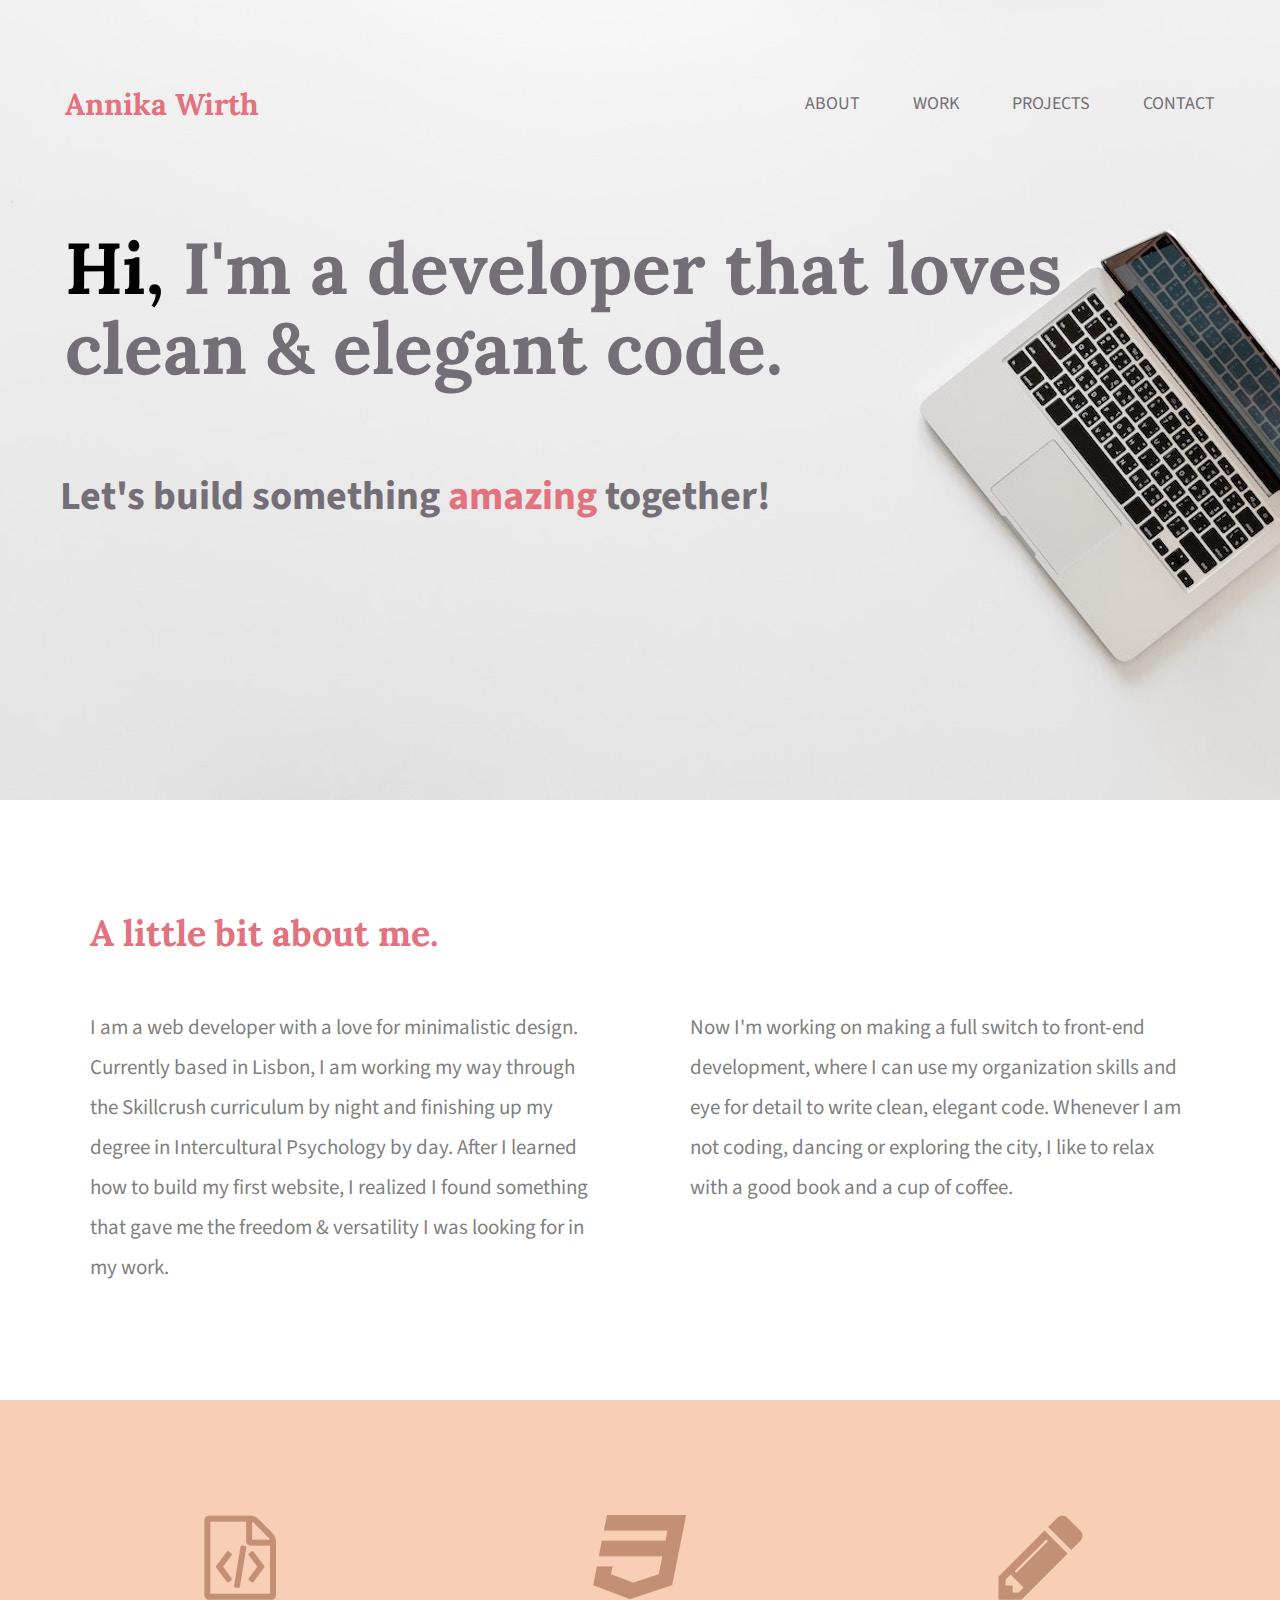
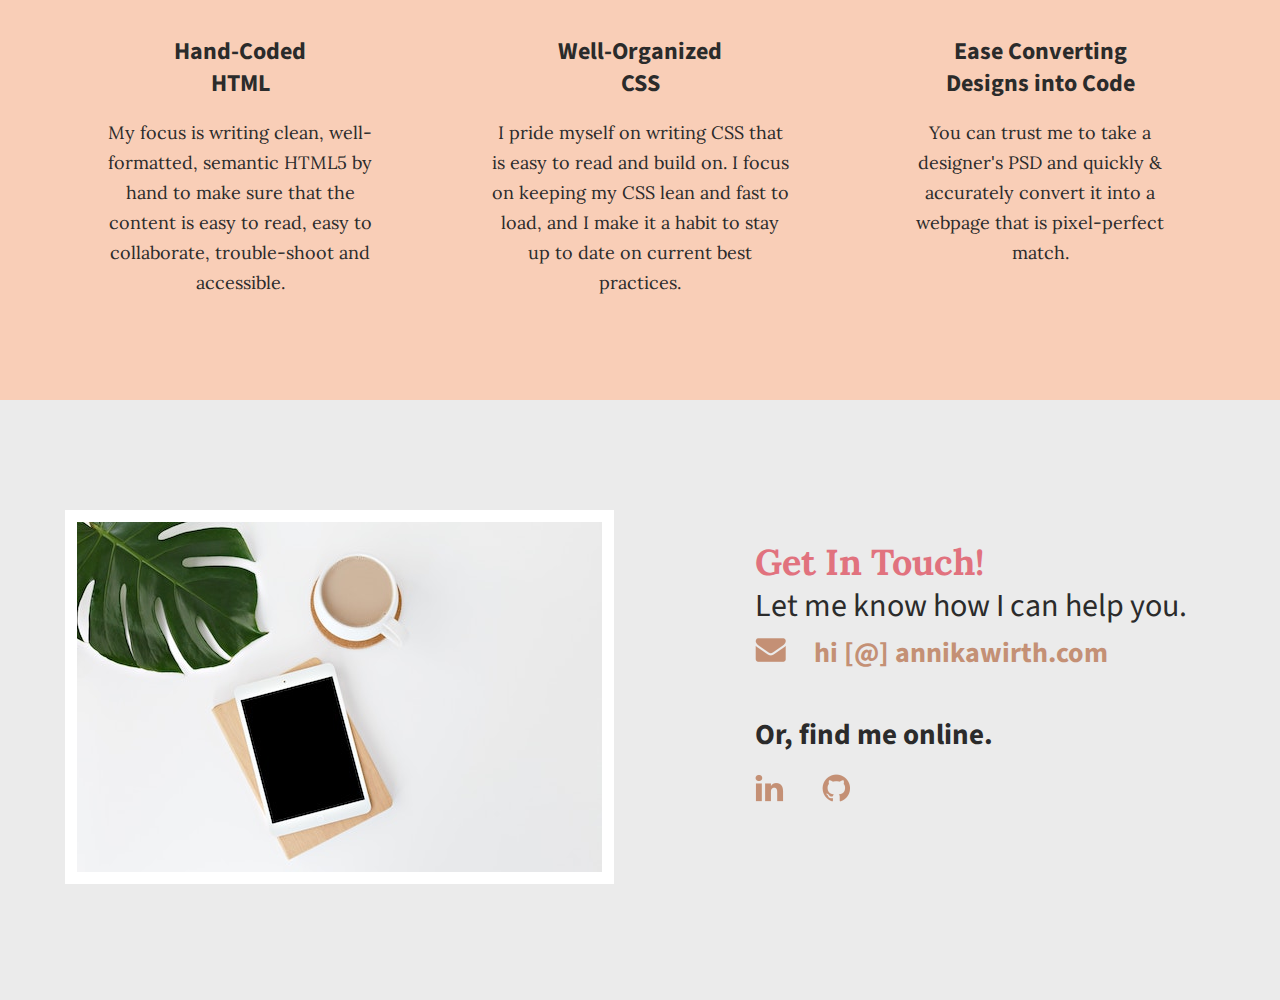
<file: index.html>
<!doctype html>
<html lang="en">
    <head>
        <title> Annika Wirth | Portfolio </title>
        <link rel="stylesheet" href="css/normalize.css">
        <link rel="stylesheet" href="css/main.css">
        <link href='https://fonts.googleapis.com/css?family=Source+Sans+Pro:400,700' rel='stylesheet' type='text/css'>
        <link href="https://fonts.googleapis.com/css?family=Lora:400,700" rel="stylesheet" type='text/css'>
    </head>
    <body>
      <header>
        <div class = "full-width">
          <div class = "half-width">
            <h1> Annika Wirth </h1>
          </div>
          <div class = "half-width">
            <nav>
            <ul>
              <li> <a href="#about"> About </a></li>
              <li> <a href="#work"> Work </a></li>
              <li> <a href="projects/index.html"> Projects </a></li>
              <li> <a href="#contact"> Contact </a></li>

            </ul>
            </nav>
          </div>
          <h2> <span> Hi, </span> I'm a developer that loves clean &amp; elegant code. </h2>
          <h3> Let's build something <span> amazing </span> together! </h3>
        </div>
      </header>
      <main>

<!-- ABOUT -->
          <section id = "about">
            <div class = "full-width">
              <h2> A little bit about me. </h2>
              <div class = "half-width">
                <p> I am a web developer with a love for minimalistic design. Currently based in Lisbon, I am working my way through the Skillcrush curriculum by night and finishing up my degree in Intercultural Psychology by day.
                After I learned how to build my first website, I realized I found something that gave me the freedom &amp; versatility I was looking for in my work.  </p>
              </div>
              <div class = "half-width">
                <p>
                Now I'm working on making a full switch to front-end development, where I can use my organization skills and eye for detail to write clean, elegant code.
                Whenever I am not coding, dancing or exploring the city, I like to relax with a good book and a cup of coffee. </p>
              </div>
            </div>
          </section>

<!-- WORK -->
          <section id = "work">
            <div class = "full-width">
              <div class = "third-width">
                <img src = "img/html-icon.png" alt = "HTML icon"/>
                <h3> Hand-Coded HTML </h3>
                <p> My focus is writing clean, well-formatted, semantic HTML5 by hand to make sure that the content is easy to read,
                easy to collaborate, trouble-shoot and accessible.</p>
              </div>
              <div class = "third-width">
                <img src="img/css-icon.png" alt = "CSS Icon"/>
                <h3> Well-Organized CSS </h3>
                <p> I pride myself on writing CSS that is easy to read and build on.
                  I focus on keeping my CSS lean and fast to load, and I make it a habit to stay up to date on current best practices. </p>
              </div>
              <div class = "third-width">
                <img src="img/pencil-icon.png" alt = "Pencil Icon"/>
                <h3> Ease Converting Designs into Code </h3>
                <p> You can trust me to take a designer's PSD and quickly
                  &amp; accurately convert it into a webpage that is pixel-perfect match. </p>
              </div>
            </div>
          </section>

<!-- CONTACT -->
          <footer id = "contact">
            <div class = "full-width">
              <div class = "half-width">
                <img src="img/contactpic.jpg" alt="Contact Image" id="contact-img"/>
              </div>
              <div class = "half-width" id = "contact-info">
                <h2> Get In Touch! </h2>
                <h3 id="email-header"> Let me know how I can help you. </h3>
                <a href="mailto:hi@annikawirth.com">
                  <img src="img/envelope.png" alt = "Envelope Icon" id="envelope" class = "icon"/> &nbsp; hi [@] annikawirth.com
                </a>
                <h3 id="socialmedia-header"> Or, find me online. </h3>
                <ul>
                  <li> <a href="https://www.linkedin.com/in/annika-wirth" target = "_blank"> <img src="img/linkedin.png" alt="LinkedIn Icon"/> </a> </li>
                  <li> <a href="https://github.com/annikawirth" target = "_blank"> <img src="img/github.png" alt="Github Icon"/> </a> </li>
                </ul>
              </div>
            </div>
          </footer>
      </main>
    </body>
</html>
</file>
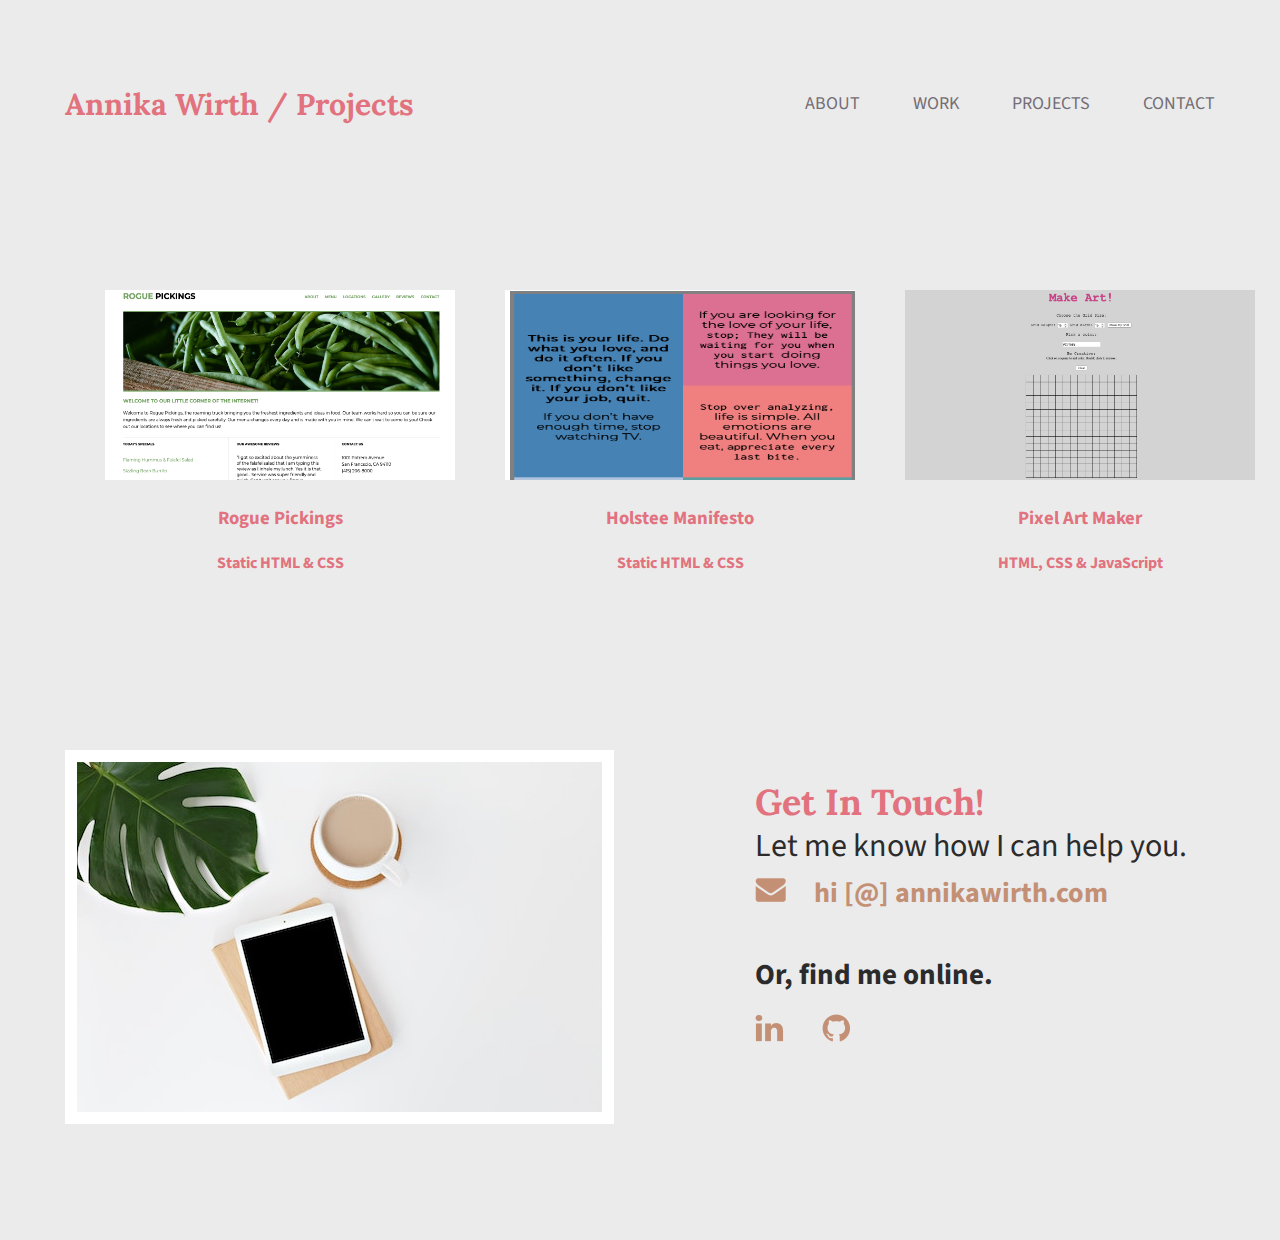
<file: projects/index.html>
<!DOCTYPE html>
<html>
  <head>
    <title>Annika Wirth | Projects</title>
    <link rel="stylesheet" href="../css/normalize.css">
    <link rel="stylesheet" href="../css/main.css">
    <link href='https://fonts.googleapis.com/css?family=Source+Sans+Pro:400,700' rel='stylesheet' type='text/css'>
    <link href="https://fonts.googleapis.com/css?family=Lora:400,700" rel="stylesheet" type='text/css'>
  </head>

<body>
  <header id = "projectheader">
    <div class = "full-width">
      <div class = "half-width">
        <h1> Annika Wirth / Projects </h1>
      </div>
      <div class = "half-width">
        <nav>
        <ul>
          <li> <a href="../index.html"> About </a></li>
          <li> <a href="../index.html"> Work </a></li>
          <li> <a href="#projects"> Projects </a></li>
          <li> <a href="#contact"> Contact </a></li>
        </ul>
        </nav>
      </div>
    </div>
</header>

<!-- PROJECTS -->

 <section id = "projects">
   <div class = "full-width">
     <div class = "third-width">
       <a href = "https://codepen.io/annikawirth/full/XoJbqP" target = "_blank"> <img src="../img/project1.png" alt = "project 1" class ="projectimage"/> </a>
       <h3> Rogue Pickings </h3>
       <h4> Static HTML & CSS </h4>
     </div>
     <div class = "third-width">
       <a href = "https://codepen.io/annikawirth/full/gQyLKE" target = "_blank"> <img src="../img/project2.png" alt = "project 2" class ="projectimage"/> </a>
       <h3> Holstee Manifesto </h3>
       <h4> Static HTML & CSS </h4>
     </div>
      <div class = "third-width">
       <a href = "https://codepen.io/annikawirth/full/MQaBvG" target = "_blank"> <img src="../img/project3.png" alt = "project 3" class ="projectimage"/> </a>
       <h3> Pixel Art Maker </h3>
       <h4> HTML, CSS &amp; JavaScript </h4>
     </div>
    </div>
 </section>

<!-- CONTACT -->
          <footer id = "contact">
            <div class = "full-width">
              <div class = "half-width">
                <img src="../img/contactpic.jpg" alt="Contact Image" id="contact-img"/>
              </div>
              <div class = "half-width" id = "contact-info">
                <h2> Get In Touch! </h2>
                <h3 id="email-header"> Let me know how I can help you. </h3>
                <a href="mailto:hi@annikawirth.com">
                  <img src="../img/envelope.png" alt = "Envelope Icon" id="envelope" class = "icon"/> &nbsp; hi [@] annikawirth.com
                </a>
                <h3 id="socialmedia-header"> Or, find me online. </h3>
                <ul>
                  <li> <a href="https://www.linkedin.com/in/annika-wirth" target = "_blank"> <img src="../img/linkedin.png" alt="LinkedIn Icon"/> </a> </li>
                  <li> <a href="https://github.com/annikawirth" target = "_blank"> <img src="../img/github.png" alt="Github Icon"/> </a> </li>
                </ul>
              </div>
            </div>
          </footer>
    </body>
</html>
</file>
<file: css/main.css>
/** BASE STYLES **/

body {
  font-family: "Source Sans Pro", sans-serif;
  color: #2b2b2b;
}

#about, #work, #contact{
  height:600px;
}

/** Grid **/

.full-width {
  width:1200px;
  margin: 0 auto
}
.half-width {
  width:600px;
  float: left;
}
.third-width {
  width: 400px;
  float:left;
}

/** HEADER **/

header {
  height: 800px;
  background: url("../img/titleimg.jpg");
  background-size: cover;
}
header h1 {
  padding: 65px 0px 65px 25px;
  font-family:'Lora', serif;
  font-size: 30px;
  color: #e1727e;
}
nav {
  float:right;
  padding:75px 25px;
}
nav ul li {
  display:inline-block;
}
nav ul li a {
  text-transform:uppercase;
  text-decoration:none;
  font-size:18px;
  color:#746e76;
  padding-left:50px;
}
header h2 {
  width:1000px;
  clear:both;
  font-family:"Lora", serif;
  font-size:72px;
  line-height:80px;
  color:#746e76;
  padding: 20px 0 20px 25px;
}
header h2 span {
  color:black;
}

header h3 {
  color: #746e76;
  font-size: 40px;
  padding: 0px 0px 0px 20px;
}

header h3 span {
  color: #e1727e;
}
/** ABOUT **/

#about .full-width {
  padding: 80px 0;
}
#about h2 {
  font-family: 'Lora', serif;
  font-size: 36px;
  padding-left: 50px;
  color: #e1727e;
}
#about p {
  font-size: 21px;
  color: #7f7f7f;
  line-height: 40px;
  padding-left: 50px;
  padding-right: 50px;
}

/** WORK **/

#work {
  text-align: center;
  background: #f9ceb7;
}
#work .full-width {
  padding: 115px 0;
}
#work img {
  padding-bottom: 30px;
}
#work h3 {
  font-size: 24px;
  line-height:32px;
  width: 190px;
  margin: 0 auto;
}
#work p {
  font-family: 'Lora', serif;
  font-size: 18px;
  line-height: 30px;
  padding: 0 50px;
}

/** CONTACT **/

#contact {
  background: #ebebeb;
}
#contact .full-width {
  padding: 110px 0;
}
#contact img#contact-img {
  margin-left: 25px;
  border: 12px solid #ffffff;
  height: 350px;
  width: auto;
}
#contact h2, #contact #email-header, #contact #socialmedia-header, #contact ul {
  padding-left: 115px;
}
#contact #envelope {
  padding:0 10px 0 115px;
}
#contact h2 {
  font-family: "Lora", serif;
  font-size: 36px;
  line-height:44px;
  color: #e1727e;
}
#contact #email-header{
    font-size: 32px;
    font-weight: 400;
    line-height: 44px;
    margin: -30px 0 5px 0;
}
#contact #socialmedia-header {
    font-weight: bold;
    font-size: 29px;
    line-height: 44px;
    margin: 40px 0 0 0;
}
#contact a {
    text-decoration: none;
    color: #c49075;
    font-weight: bold;
    font-size: 28px;
}
#contact ul {
    list-style: none;
}
#contact ul li {
     display: inline-block;
}
#contact ul img {
    font-size: 32px;
    padding-right: 35px;
}

/** PROJECT PAGE **/

#projectheader {
  background: #ebebeb;
  height: 210px;
}

#projects {
  text-align: center;
  background: #ebebeb;
  height: 270px;
  padding: 80px;
  color: #e1727e;
}

#projects img {
  width: 350px;
  height: 190px;
}
</file>
